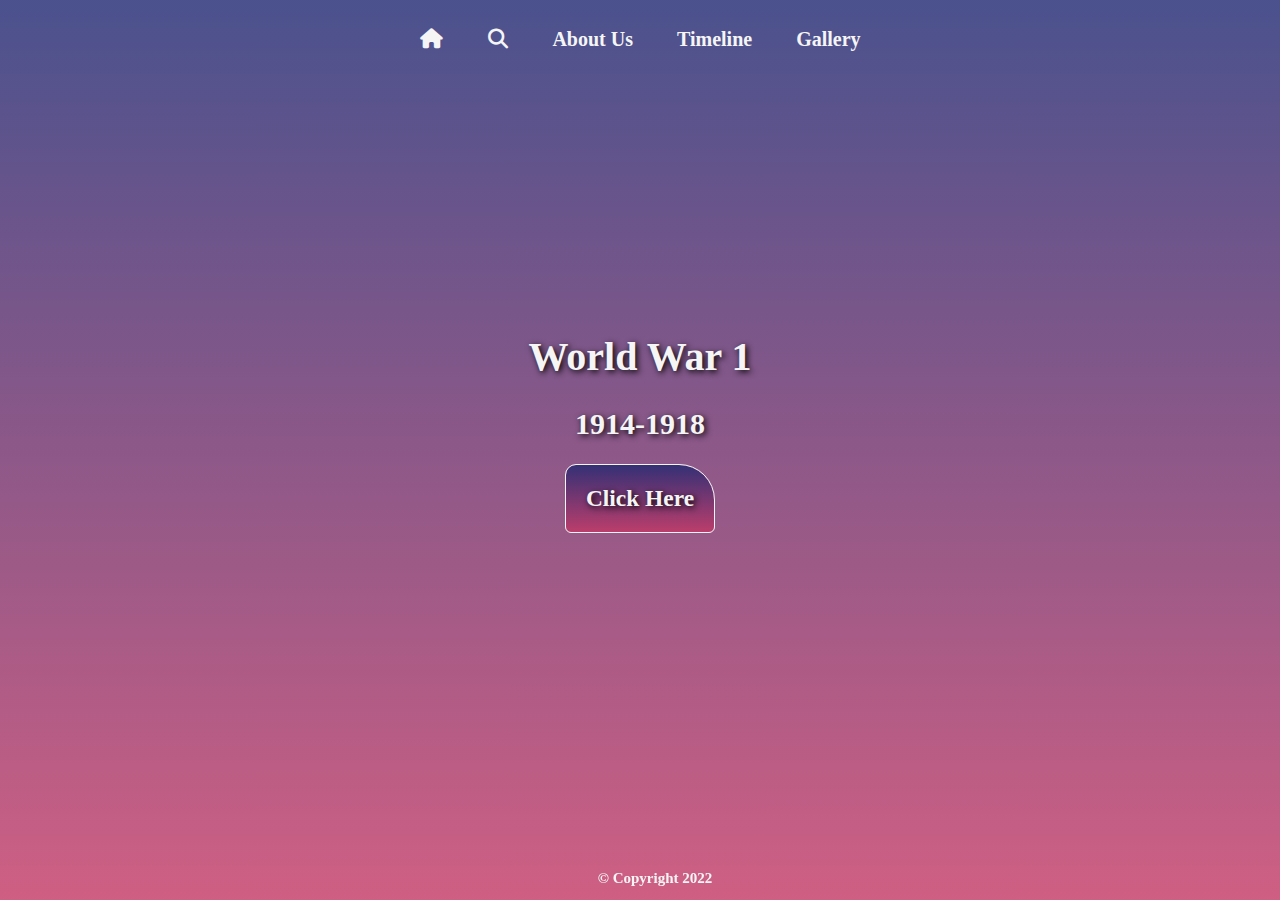
<file: index.html>
<!DOCTYPE html>
<html lang="en">
<head>
    <meta charset="UTF-8">
    <meta http-equiv="X-UA-Compatible" content="IE=edge">
    <meta name="viewport" content="width=device-width, initial-scale=1.0">
    <title>Document</title>

<link rel="stylesheet" href="home.css">
<link rel="stylesheet" href="https://cdnjs.cloudflare.com/ajax/libs/font-awesome/6.2.1/css/all.min.css">
</head>
<body>

<div class="container">
<div class="nav">
    <li><a href="index.html"><i class="fa fa-fw fa-home"></i></a></li>
    <li><a href="#"><i class="fa-solid fa-magnifying-glass"></i></a></li> 
    <li><a href="aboutus.html">About Us</a></li>
    <li><a href="timeline.html">Timeline</a></li>
    <li><a href="gallery.html">Gallery</a></li>
</div>

<div class="article">
<section class="hero-text">
    <h1>World War 1</h1>
    <h2>1914-1918</h2>
    <h3><a href="#">Click Here</a></h3>
</section>
</div>

<div class="footer">
    <p>&copy; Copyright 2022</p>
</div>


</div>
</body>
</html>
</file>
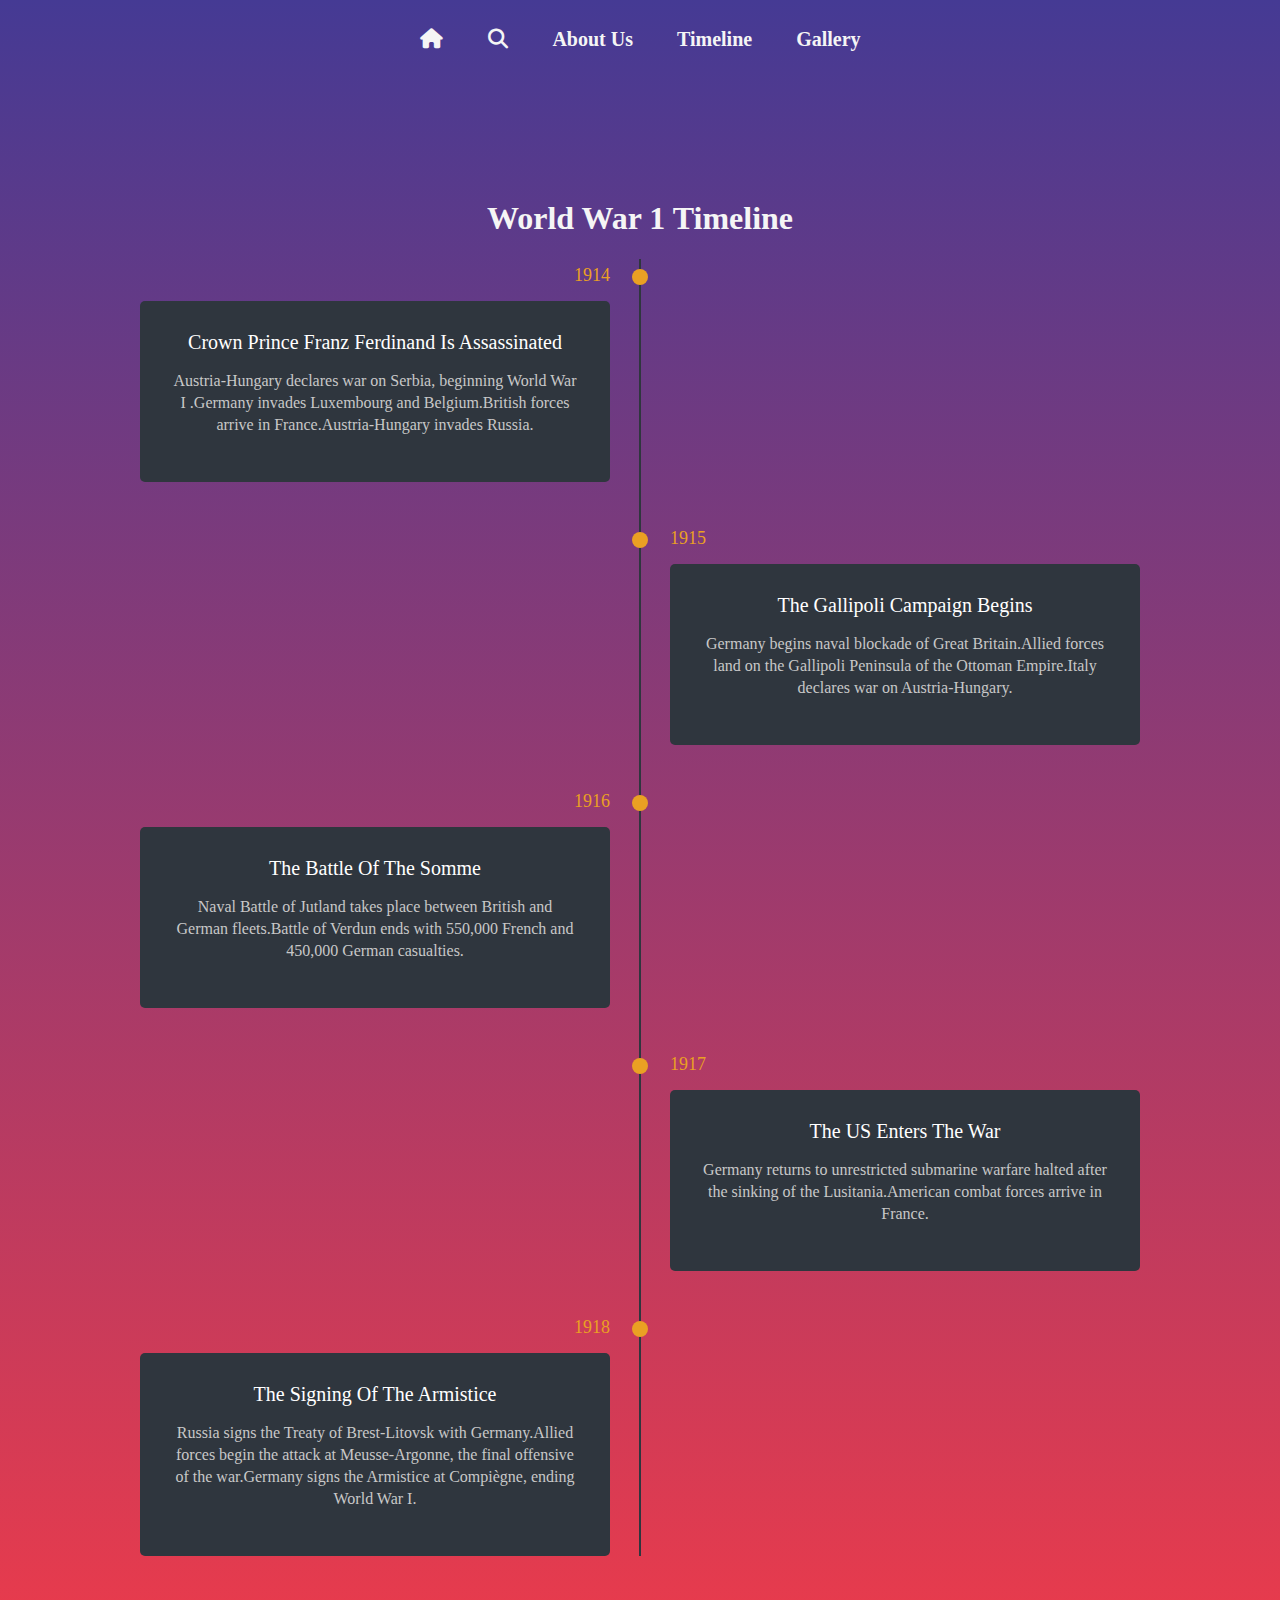
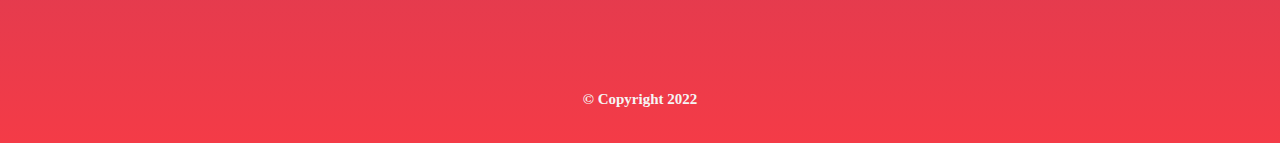
<file: timeline.html>
<!DOCTYPE html>
<html lang="en">
<head>
    <meta charset="UTF-8">
    <meta http-equiv="X-UA-Compatible" content="IE=edge">
    <meta name="viewport" content="width=device-width, initial-scale=1.0">
    <title>Document</title>

<link rel="stylesheet" href="timeline.css">
<link rel="stylesheet" href="https://cdnjs.cloudflare.com/ajax/libs/font-awesome/6.2.1/css/all.min.css">
</head>
<body>

<div class="container">
<div class="nav">
    <li><a href="index.html"><i class="fa fa-fw fa-home"></i></a></li>
    <li><a href="#"><i class="fa-solid fa-magnifying-glass"></i></a></li> 
    <li><a href="aboutus.html">About Us</a></li>
    <li><a href="timeline.html">Timeline</a></li>
    <li><a href="gallery.html">Gallery</a></li>
</div>


<section class="timeline">
	<h1>World War 1 Timeline</h1>
<div class="timeline-body">
	<div class="timeline-item">
		<div class="timeline-dot"></div>
		<div class="timeline-date">1914</div>
		<div class="timeline-content">
			<h3>Crown Prince Franz Ferdinand is assassinated</h3>
			<p>Austria-Hungary declares war on Serbia, beginning World War I .Germany invades Luxembourg and Belgium.British forces arrive in France.Austria-Hungary invades Russia.</p>
		</div>
	</div>
	<div class="timeline-item">
		<div class="timeline-dot"></div>
		<div class="timeline-date">1915</div>
		<div class="timeline-content">
			<h3>The Gallipoli Campaign begins</h3>
			<p>Germany begins naval blockade of Great Britain.Allied forces land on the Gallipoli Peninsula of the Ottoman Empire.Italy declares war on Austria-Hungary.</p>
		</div>
	</div>
	<div class="timeline-item">
		<div class="timeline-dot"></div>
		<div class="timeline-date">1916</div>
		<div class="timeline-content">
			<h3>The Battle of the Somme </h3>
			<p>Naval Battle of Jutland takes place between British and German fleets.Battle of Verdun ends with 550,000 French and 450,000 German casualties.</p>
		</div>
	</div>
	<div class="timeline-item">
		<div class="timeline-dot"></div>
		<div class="timeline-date">1917</div>
		<div class="timeline-content">
			<h3>The US enters the war </h3>
			<p>Germany returns to unrestricted submarine warfare halted after the sinking of the Lusitania.American combat forces arrive in France.</p>
		</div>
	</div>
	<div class="timeline-item">
		<div class="timeline-dot"></div>
		<div class="timeline-date">1918</div>
		<div class="timeline-content">
			<h3>The signing of the Armistice</h3>
			<p>Russia signs the Treaty of Brest-Litovsk with Germany.Allied forces begin the attack at Meusse-Argonne, the final offensive of the war.Germany signs the Armistice at Compiègne, ending World War I.</p>
		</div>
	</div>
</div>
</section>



<div class="footer">
    <p>&copy; Copyright 2022</p>
</div>


</div>
</body>
</html>
</file>
<file: home.css>
html,body{
    height: 100%;
}

body{
    padding: 0;
    margin: 0;
    box-sizing: border-box;
}

.container{
    height: 100%;
    width: 100vw;
    background: blue;
    overflow: hidden;
    background: #C33764;  
    background: linear-gradient(rgba(29, 38, 113, 0.8), rgba(195, 55, 100, 0.8)), url(https://images.alphacoders.com/800/800140.jpg);
    background-position: top;
    background-repeat: no-repeat;
    background-size: cover;
    position: relative;
}


.nav {
    list-style-type: none;
    padding: 10px;
    margin: 0;
    overflow: hidden;
    text-align: center;
}

.nav li{
    display: inline-block;
}    

.nav a{
    text-decoration: none;
    padding: 18px 20px;
    font-size: 20px;
    font-weight: bold;
    color: whitesmoke;
    display: block;
}

.nav a:hover{
    outline: 5px solid whitesmoke;
    color: goldenrod;
}


.article{
    position: absolute;
    left: 0;
    right: 0;
    top: 34%;
    color: whitesmoke;
    margin: auto;
    text-align: center;
    font-size: 20px;
    text-shadow:2px 2px 6px black;
}

.article a{
    display: inline-block;
    text-decoration: none;
    color: whitesmoke;
    background-color: black;
    padding: 20px;
    border-radius: 10px 35px 5px 5px;
    outline: 1px solid whitesmoke;
    background: #C33764;  
    background: linear-gradient(rgba(29, 38, 113, 0.8), rgba(195, 55, 100, 0.8)), url(https://images.alphacoders.com/800/800140.jpg);
    background-repeat: no-repeat;
    background-size: cover;
}

.article a:hover{
    background: #C33764;  
    background: linear-gradient(rgba(29, 38, 113, 0.8), rgba(195, 55, 100, 0.8)), url(https://images.alphacoders.com/800/800140.jpg);
} 

.footer{
    position: fixed;
    bottom: 0;
    left: 0;
    width:100%;
    margin: auto;
    text-align: center;
    color: whitesmoke;
    padding: 15px;
    height: 2em;
    font-size: 15px;
    font-weight: bold;
}
</file>
<file: timeline.css>
html,body{
    height: 100%;
}

body{
    padding: 0;
    margin: 0;
    box-sizing: border-box;
}

.container{
    background-image: linear-gradient(to top, #f43b47 0%, #453a94 100%);
    background-repeat: no-repeat;
    background-position: top;
    background-size: cover;
    position: relative;
    height: fit-content;
    text-align: justify;
}

.nav {
    list-style-type: none;
    padding: 10px;
    margin: 0;
    overflow: hidden;
    text-align: center;
}

.nav li{
    display: inline-block;
}    

.nav a{
    text-decoration: none;
    padding: 18px 20px;
    font-size: 20px;
    font-weight: bold;
    color: whitesmoke;
    display: block;
}

.nav a:hover{
    outline: 5px solid whitesmoke;
    color: goldenrod;
}


/* Timeline */
.timeline{
	/* background-color: #24292d; */
    /* background-image: linear-gradient(to top, #f43b47 0%, #453a94 100%); */
	min-height: 100vh;
	padding: 100px 15px;
}

.timeline h1{
    text-align: center;
    color: whitesmoke;
    font-weight: bold;
}

.timeline-body{
	max-width: 1000px;
	margin:auto;
	display: flex;
	flex-wrap: wrap;
	position: relative;
}
.timeline-body::before{
	content: '';
	position: absolute;
	width: 2px;
	height: 100%;
	background-color: #2f363e;
	left: calc(50% - 1px);
}
.timeline-item{
	margin-bottom: 40px;
	width: 100%;
	position: relative;
}
.timeline-item:last-child{
	margin-bottom: 0;
}
.timeline-item:nth-child(odd){
    padding-right: calc(50% + 30px);
	text-align: right;
}
.timeline-item:nth-child(even){
    padding-left: calc(50% + 30px);
}
.timeline-dot{
	height: 16px;
	width: 16px;
	background-color: #eaa023;
	position: absolute;
	left: calc(50% - 8px);
	border-radius: 50%;
	top:10px;
}
.timeline-date{
	font-size: 18px;
	color: #eaa023;
	margin:6px 0 15px;
}
.timeline-content{
    background-color: #2f363e;
	padding: 30px;
	border-radius: 5px;
}
.timeline-content h3{
    text-align: center;
    font-size: 20px;
	color: #ffffff;
	margin:0 0 10px;
	text-transform: capitalize;
	font-weight: 500;
}

.timeline-content p{
    text-align: center;
    color: #c8c8c8;
	font-size: 16px;
	font-weight: 300;
	line-height: 22px;
}

.footer{
    text-align: center;
    color: whitesmoke;
    padding: 20px;
    font-size: 15px;
    font-weight: bold;
}
</file>
